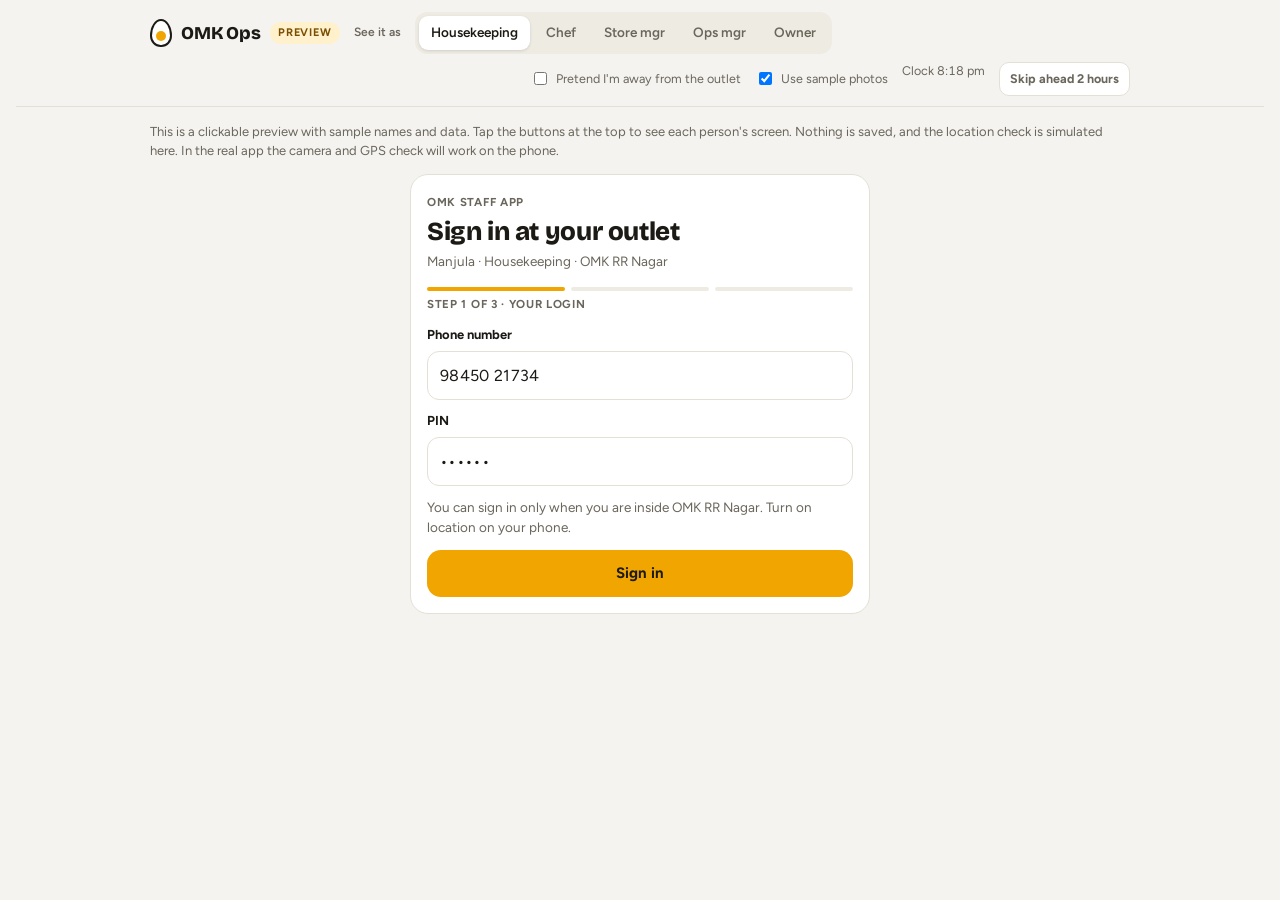
<file: ops-preview.html>
<!doctype html>
<html lang="en"><head><meta charset="utf-8"><meta name="viewport" content="width=device-width,initial-scale=1,viewport-fit=cover"><meta name="robots" content="noindex,nofollow">
<style>:root{padding-top:env(safe-area-inset-top,0px);padding-bottom:env(safe-area-inset-bottom,0px)}body{margin:0;font-size:14px}img{max-width:100%}[hidden]{display:none!important}</style>
</head><body>
<title>OMK Outlet Ops</title>
<meta name="claude:viewport-fit-sides" content="cover">
<link rel="preconnect" href="https://fonts.googleapis.com">
<link rel="stylesheet" href="https://fonts.googleapis.com/css2?family=Bricolage+Grotesque:opsz,wght@12..96,600;12..96,800&family=Figtree:wght@400;500;600;700&display=swap">
<style>
/* Layout: preview bar on top, then a phone-width app for staff and a wider board for the owner */
:root {
  --bg: #f4f3ef; --card: #ffffff; --ink: #1c1a15; --muted: #6a665c; --line: #e4e0d6; --chip: #eeebe3;
  --yolk: #f0a500; --yolk-ink: #7a5000; --yolk-soft: #fff1cc;
  --ok: #157f3b; --ok-soft: #e2f3e7; --bad: #c03a0c; --bad-soft: #fde6da; --warn: #a85a00; --warn-soft: #fdf0cf;
  --dark: #1c1a15; --on-dark: #ffffff;
  --fd: 'Bricolage Grotesque', 'Trebuchet MS', system-ui, sans-serif;
  --fb: 'Figtree', system-ui, -apple-system, 'Segoe UI', sans-serif;
}
@media (prefers-color-scheme: dark) { :root:not([data-theme="light"]) {
  --bg: #14130f; --card: #1e1c17; --ink: #f2efe7; --muted: #a29d90; --line: #33302a; --chip: #2a2822;
  --yolk: #f5b623; --yolk-ink: #ffd56b; --yolk-soft: #3a2e10;
  --ok: #4fd683; --ok-soft: #14301e; --bad: #ff8a57; --bad-soft: #3b1b0f; --warn: #f7bd4a; --warn-soft: #382a0c;
  --dark: #f2efe7; --on-dark: #14130f; color-scheme: dark; } }
:root[data-theme="dark"] {
  --bg: #14130f; --card: #1e1c17; --ink: #f2efe7; --muted: #a29d90; --line: #33302a; --chip: #2a2822;
  --yolk: #f5b623; --yolk-ink: #ffd56b; --yolk-soft: #3a2e10;
  --ok: #4fd683; --ok-soft: #14301e; --bad: #ff8a57; --bad-soft: #3b1b0f; --warn: #f7bd4a; --warn-soft: #382a0c;
  --dark: #f2efe7; --on-dark: #14130f; color-scheme: dark; }
* { box-sizing: border-box; }
body { background: var(--bg); color: var(--ink); font-family: var(--fb); font-size: 15px; line-height: 1.45;
  padding-left: max(16px, env(safe-area-inset-left, 0px)); padding-right: max(16px, env(safe-area-inset-right, 0px)); padding-block: 0 40px; }
body::before { content: ""; position: fixed; inset: 0 0 auto; height: env(safe-area-inset-top, 0px); z-index: 10; background: var(--bg); }
button { font: inherit; color: inherit; cursor: pointer; }
button:focus-visible, input:focus-visible, select:focus-visible { outline: 3px solid var(--yolk); outline-offset: 2px; }
.num { font-variant-numeric: tabular-nums; }

/* preview bar */
.pv { position: sticky; top: env(safe-area-inset-top, 0px); z-index: 5; background: var(--bg); padding-block: 12px 10px; border-bottom: 1px solid var(--line); margin-bottom: 16px; }
.pv-in { max-width: 980px; margin: 0 auto; display: flex; flex-wrap: wrap; gap: 8px 14px; align-items: center; }
.brand { display: flex; align-items: center; gap: 9px; font-family: var(--fd); font-weight: 800; font-size: 18px; letter-spacing: -.01em; }
.egg { width: 22px; height: 28px; border-radius: 50% 50% 48% 48% / 60% 60% 40% 40%; background: var(--card); border: 2px solid var(--ink); position: relative; flex: none; }
.egg::after { content: ""; position: absolute; width: 10px; height: 10px; border-radius: 50%; background: var(--yolk); left: 4px; top: 10px; }
.tag { font-family: var(--fb); font-size: 11px; font-weight: 700; letter-spacing: .08em; text-transform: uppercase; background: var(--yolk-soft); color: var(--yolk-ink); border-radius: 999px; padding: 3px 8px; }
.seg { display: flex; gap: 4px; background: var(--chip); padding: 4px; border-radius: 12px; overflow-x: auto; max-width: 100%; scrollbar-width: none; }
.seg button { border: 0; background: transparent; padding: 7px 12px; border-radius: 9px; font-weight: 600; font-size: 13.5px; white-space: nowrap; color: var(--muted); }
.seg button.on { background: var(--card); color: var(--ink); box-shadow: 0 1px 3px rgba(0,0,0,.12); }
.pv-l { font-size: 12px; color: var(--muted); font-weight: 600; }
.pv-opts { display: flex; gap: 14px; flex-wrap: wrap; margin-left: auto; font-size: 12.5px; color: var(--muted); }
.pv-opts label { display: flex; gap: 6px; align-items: center; cursor: pointer; }
.note { max-width: 980px; margin: 0 auto 14px; font-size: 13px; color: var(--muted); }

/* app */
#app { margin: 0 auto; max-width: 460px; display: grid; gap: 14px; }
#app.wide { max-width: 980px; }
.card { background: var(--card); border: 1px solid var(--line); border-radius: 18px; padding: 16px; min-width: 0; }
h1, h2, h3 { font-family: var(--fd); margin: 0; letter-spacing: -.015em; text-wrap: balance; }
h1 { font-size: 24px; font-weight: 800; } h2 { font-size: 17px; font-weight: 700; } h3 { font-size: 15px; font-weight: 700; }
.sub { color: var(--muted); font-size: 13.5px; }
.row { display: flex; gap: 12px; align-items: center; min-width: 0; }
.grow { flex: 1; min-width: 0; }
.av { width: 46px; height: 46px; border-radius: 14px; background: var(--yolk-soft); color: var(--yolk-ink); display: grid; place-items: center; font-weight: 800; flex: none; overflow: hidden; font-size: 15px; }
.av img { width: 100%; height: 100%; object-fit: cover; }
.av.sm { width: 34px; height: 34px; border-radius: 10px; font-size: 12px; }
.btn { border: 0; border-radius: 14px; padding: 13px 16px; font-weight: 700; font-size: 15px; background: var(--dark); color: var(--on-dark); width: 100%; }
.btn.yolk { background: var(--yolk); color: #1c1a15; }
.btn.ghost { background: var(--chip); color: var(--ink); }
.btn:disabled { opacity: .45; cursor: default; }
.pill { display: inline-flex; align-items: center; gap: 5px; font-size: 12px; font-weight: 700; padding: 3px 9px; border-radius: 999px; background: var(--chip); color: var(--muted); white-space: nowrap; }
.pill.ok { background: var(--ok-soft); color: var(--ok); } .pill.bad { background: var(--bad-soft); color: var(--bad); }
.pill.warn { background: var(--warn-soft); color: var(--warn); } .pill.y { background: var(--yolk-soft); color: var(--yolk-ink); }
.att-state { display: flex; gap: 12px; align-items: center; padding: 12px; border-radius: 14px; background: var(--chip); margin: 12px 0; }
.att-state.ok { background: var(--ok-soft); } .att-state.bad { background: var(--bad-soft); }
.att-state b { display: block; }
.dot { width: 10px; height: 10px; border-radius: 50%; background: var(--muted); flex: none; }
.dot.ok { background: var(--ok); } .dot.bad { background: var(--bad); }
.list { display: grid; gap: 10px; }
.cl { display: flex; gap: 12px; align-items: center; padding: 14px; border: 1px solid var(--line); border-radius: 16px; background: var(--card); text-align: left; width: 100%; }
.cl:disabled { opacity: .55; cursor: default; }
.ring { width: 44px; height: 44px; flex: none; }
.ring circle { fill: none; stroke-width: 5; }
.ring .bg { stroke: var(--chip); } .ring .fg { stroke: var(--yolk); stroke-linecap: round; transform: rotate(-90deg); transform-origin: 50% 50%; }
.ring .fg.ok { stroke: var(--ok); }
.ring text { font-size: 11px; font-weight: 700; fill: var(--ink); text-anchor: middle; dominant-baseline: central; font-family: var(--fb); }
.chev { color: var(--muted); font-size: 20px; }

/* checklist screen */
.back { border: 0; background: none; padding: 4px 0; font-weight: 700; color: var(--muted); font-size: 14px; }
.item { border-top: 1px solid var(--line); padding: 14px 0; display: grid; gap: 10px; }
.item:first-of-type { border-top: 0; }
.item-h { display: flex; gap: 10px; align-items: flex-start; }
.item-h b { flex: 1; font-weight: 600; }
.k { font-size: 11.5px; color: var(--muted); font-weight: 700; letter-spacing: .06em; text-transform: uppercase; }
.yn { display: flex; gap: 8px; }
.yn button { flex: 1; border: 1.5px solid var(--line); background: var(--card); border-radius: 12px; padding: 10px; font-weight: 700; }
.yn button.on.y { border-color: var(--ok); background: var(--ok-soft); color: var(--ok); }
.yn button.on.n { border-color: var(--bad); background: var(--bad-soft); color: var(--bad); }
.shots { display: grid; grid-template-columns: 1fr 1fr; gap: 10px; }
.shot { aspect-ratio: 4 / 3; max-width: 100%; border: 1.5px dashed var(--line); border-radius: 14px; background: var(--bg); display: grid; place-items: center; text-align: center; font-weight: 700; font-size: 13px; color: var(--muted); position: relative; overflow: hidden; padding: 0; }
.shot img { position: absolute; inset: 0; width: 100%; height: 100%; object-fit: cover; }
.shot .lbl { position: absolute; left: 6px; bottom: 6px; background: rgba(0,0,0,.6); color: #fff; font-size: 11px; padding: 2px 7px; border-radius: 6px; font-weight: 700; }
.shot:disabled { opacity: .5; cursor: default; }
.shot.single { grid-column: 1 / -1; aspect-ratio: 16 / 9; }
.numin { display: flex; gap: 8px; align-items: center; }
.numin input { width: 120px; border: 1.5px solid var(--line); border-radius: 12px; padding: 10px 12px; font: inherit; font-size: 16px; background: var(--card); color: var(--ink); }
.txt { width: 100%; border: 1.5px solid var(--line); border-radius: 12px; padding: 9px 12px; font: inherit; background: var(--card); color: var(--ink); }
.foot { position: sticky; bottom: 0; padding: 12px 0 calc(12px + env(safe-area-inset-bottom, 0px)); background: linear-gradient(transparent, var(--bg) 30%); }

/* owner */
.kpis { display: grid; grid-template-columns: repeat(auto-fit, minmax(280px, 1fr)); gap: 14px; }
.ol h2 { display: flex; align-items: center; gap: 8px; }
.stats { display: grid; grid-template-columns: repeat(3, 1fr); gap: 8px; margin-top: 12px; }
.stat { background: var(--bg); border-radius: 12px; padding: 10px; min-width: 0; }
.stat b { display: block; font-family: var(--fd); font-size: 24px; font-weight: 800; line-height: 1.1; }
.stat span { font-size: 12px; color: var(--muted); font-weight: 600; }
.stat.bad b { color: var(--bad); } .stat.ok b { color: var(--ok); }
.tabs { display: flex; gap: 6px; flex-wrap: wrap; }
.tabs button { border: 1px solid var(--line); background: var(--card); border-radius: 999px; padding: 7px 14px; font-weight: 700; font-size: 13.5px; }
.tabs button.on { background: var(--dark); color: var(--on-dark); border-color: var(--dark); }
.tbl-wrap { overflow-x: auto; }
table { width: 100%; border-collapse: collapse; font-size: 14px; min-width: 640px; }
th { text-align: left; font-size: 11.5px; letter-spacing: .06em; text-transform: uppercase; color: var(--muted); font-weight: 700; padding: 8px 10px; border-bottom: 1px solid var(--line); }
td { padding: 10px; border-bottom: 1px solid var(--line); vertical-align: middle; }
tr:last-child td { border-bottom: 0; }
.issue { display: flex; gap: 12px; align-items: flex-start; padding: 12px 0; border-top: 1px solid var(--line); }
.issue:first-child { border-top: 0; }
.stripe { width: 4px; align-self: stretch; border-radius: 4px; background: var(--bad); flex: none; }
.stripe.ok { background: var(--ok); }
.thumbs { display: flex; gap: 6px; margin-top: 8px; }
.thumbs img { width: 64px; height: 48px; object-fit: cover; border-radius: 8px; }
.feed { display: grid; grid-template-columns: repeat(auto-fill, minmax(260px, 1fr)); gap: 12px; }
.pair { display: grid; grid-template-columns: 1fr 1fr; gap: 6px; margin-top: 8px; }
.pair figure { margin: 0; position: relative; }
.pair img { width: 100%; aspect-ratio: 4 / 3; object-fit: cover; border-radius: 10px; display: block; }
.pair figcaption { position: absolute; left: 6px; bottom: 6px; background: rgba(0,0,0,.6); color: #fff; font-size: 11px; padding: 1px 6px; border-radius: 6px; font-weight: 700; }
.linkbtn { border: 0; background: none; color: var(--yolk-ink); font-weight: 700; padding: 0; font-size: 13px; }

.modal { position: fixed; inset: 0; background: rgba(10,10,8,.55); display: grid; place-items: center; z-index: 20; padding: 16px; }
.modal .card { width: min(520px, 100%); max-height: calc(100% - 32px); overflow: auto; }
/* sign-in at the outlet */
.login h1 { font-size: 26px; }
.field { display: grid; gap: 6px; margin-top: 12px; }
.field label { font-size: 13px; font-weight: 700; }
.field input { border: 1.5px solid var(--line); border-radius: 12px; padding: 12px; font: inherit; font-size: 16px; background: var(--card); color: var(--ink); letter-spacing: .02em; }
.geo { width: 100%; max-width: 100%; height: auto; display: block; border-radius: 14px; background: var(--bg); margin-top: 12px; }
.geo .street { stroke: var(--line); stroke-width: 7; fill: none; }
.geo .zone { fill: var(--yolk-soft); stroke: var(--yolk); stroke-width: 2; stroke-dasharray: 6 5; }
.geo .zone.ok { fill: var(--ok-soft); stroke: var(--ok); }
.geo .pin { fill: var(--ink); } .geo .pin-in { fill: var(--yolk); }
.geo .me { fill: #2563eb; stroke: var(--card); stroke-width: 3; }
.geo .me.far { fill: var(--bad); }
.geo .halo { fill: #2563eb; opacity: .18; } .geo .halo.far { fill: var(--bad); }
.geo .path { stroke: var(--bad); stroke-width: 2; stroke-dasharray: 4 4; fill: none; }
.geo text { font-family: var(--fb); font-size: 11px; font-weight: 700; fill: var(--ink); }
.geo text.m { fill: var(--muted); font-weight: 600; }
@media (prefers-reduced-motion: no-preference) { .geo .halo { animation: pulse 1.4s ease-in-out infinite; transform-box: fill-box; transform-origin: center; } @keyframes pulse { 50% { transform: scale(1.5); opacity: .05; } } }
.steps { display: flex; gap: 6px; margin: 4px 0 2px; } .steps i { flex: 1; height: 4px; border-radius: 4px; background: var(--chip); } .steps i.on { background: var(--yolk); }
.signout { border: 0; background: var(--chip); border-radius: 10px; padding: 7px 10px; font-weight: 700; font-size: 12.5px; }
.geo-row { display: flex; gap: 10px; align-items: center; padding: 10px 0; border-top: 1px solid var(--line); flex-wrap: wrap; }
.geo-row:first-of-type { border-top: 0; }
.geo-row select { border: 1.5px solid var(--line); border-radius: 10px; padding: 7px 8px; font: inherit; background: var(--card); color: var(--ink); }
.appr { border-top: 1px solid var(--line); padding: 12px 0; }
.appr-item { display: flex; gap: 10px; align-items: center; padding: 8px 0; }
.mini { border: 1px solid var(--line); background: var(--card); border-radius: 10px; padding: 7px 10px; font-weight: 700; font-size: 12.5px; white-space: nowrap; }
.mini.bad { color: var(--bad); }
.banner { padding: 12px; border-radius: 14px; background: var(--bad-soft); color: var(--bad); font-weight: 600; margin-top: 10px; }
.tree { display: grid; gap: 0; margin-top: 12px; justify-items: center; }
.node { border: 1px solid var(--line); border-radius: 12px; padding: 8px 14px; text-align: center; background: var(--bg); display: grid; }
.node.top { background: var(--yolk-soft); border-color: var(--yolk); }
.vl { width: 2px; height: 16px; background: var(--line); }
.branches { display: grid; grid-template-columns: 1fr 1fr; gap: 12px; width: 100%; }
@media (max-width: 600px) { .branches { grid-template-columns: 1fr; } }
.branch { display: grid; gap: 8px; justify-items: center; border-top: 2px solid var(--line); padding-top: 12px; min-width: 0; }
.leaves { display: flex; flex-wrap: wrap; gap: 6px; justify-content: center; }
.flow { display: flex; flex-wrap: wrap; gap: 6px; align-items: center; margin-top: 16px; font-size: 13px; }
.lvform { display: grid; gap: 10px; margin-top: 12px; padding: 12px; border-radius: 14px; background: var(--bg); }
.lvform select, .lvform input { border: 1.5px solid var(--line); border-radius: 10px; padding: 9px 10px; font: inherit; background: var(--card); color: var(--ink); width: 100%; }
.two { display: grid; grid-template-columns: 1fr 1fr; gap: 8px; }
.pgrid { display: grid; grid-template-columns: repeat(auto-fill, minmax(72px, 1fr)); gap: 8px; }
.pthumb { position: relative; aspect-ratio: 1; max-width: 100%; }
.pthumb img { width: 100%; height: 100%; object-fit: cover; border-radius: 10px; display: block; }
.px { position: absolute; top: 4px; right: 4px; width: 24px; height: 24px; border-radius: 50%; border: 0; background: rgba(0,0,0,.65); color: #fff; font-weight: 800; line-height: 1; padding: 0; }
.padd { aspect-ratio: 1; max-width: 100%; border: 1.5px dashed var(--line); border-radius: 10px; background: var(--bg); color: var(--muted); font-weight: 700; font-size: 12px; display: grid; place-items: center; align-content: center; gap: 2px; padding: 4px; text-align: center; }
.padd b { color: var(--ink); font-size: 13px; }
.padd.full { border-style: solid; border-color: var(--ok); }
.padd:disabled { opacity: .5; cursor: default; }
.need { font-size: 12px; font-weight: 700; color: var(--muted); display: flex; justify-content: space-between; gap: 8px; margin-bottom: -4px; }
.need .ok { color: var(--ok); }
.thumbs { flex-wrap: wrap; }
.toast { position: fixed; left: 50%; bottom: calc(20px + env(safe-area-inset-bottom, 0px)); transform: translateX(-50%); background: var(--dark); color: var(--on-dark); padding: 11px 16px; border-radius: 12px; font-weight: 600; font-size: 14px; z-index: 30; max-width: calc(100% - 32px); }
@media (prefers-reduced-motion: no-preference) { .toast { animation: up .2s ease-out; } @keyframes up { from { transform: translate(-50%, 10px); opacity: 0; } } }
</style>

<div class="pv"><div class="pv-in">
  <div class="brand"><span class="egg" aria-hidden="true"></span>OMK Ops <span class="tag">Preview</span></div>
  <span class="pv-l">See it as</span>
  <div class="seg" id="roleSeg" role="tablist"></div>
  <div class="pv-opts">
    <label><input type="checkbox" id="optFar"> Pretend I'm away from the outlet</label>
    <label><input type="checkbox" id="optSample"> Use sample photos</label>
    <span class="num" id="clock"></span><button type="button" class="mini" id="skip">Skip ahead 2 hours</button>
  </div>
</div></div>
<p class="note">This is a clickable preview with sample names and data. Tap the buttons at the top to see each person's screen. Nothing is saved, and the location check is simulated here. In the real app the camera and GPS check will work on the phone.</p>
<main id="app"></main>
<input type="file" id="pick" accept="image/*" hidden>

<script>
const $ = (id) => document.getElementById(id);
const esc = (s) => String(s ?? '').replace(/[&<>"']/g, c => ({ '&': '&amp;', '<': '&lt;', '>': '&gt;', '"': '&quot;', "'": '&#39;' }[c]));
const at = (h, m) => { const d = new Date(); d.setHours(h, m, 0, 0); return d; };
const fmt = (d) => d ? d.toLocaleTimeString('en-IN', { hour: 'numeric', minute: '2-digit', hour12: true }).toLowerCase() : '';
const ini = (n) => n.split(' ').map(x => x[0]).join('').slice(0, 2).toUpperCase();

const OUT = { rr: 'OMK RR Nagar', jp: 'OMK JP Nagar', all: 'any OMK outlet' };
const ROLE = { clean: 'Housekeeping', chef: 'Chef', mgr: 'Store manager', ops: 'Ops manager', owner: 'Owner' };
const STAFF = [
  { id: 'manju', name: 'Manjula', role: 'clean', o: 'rr', shift: [11, 30] },
  { id: 'ravi', name: 'Ravi K', role: 'chef', o: 'rr', shift: [11, 0] },
  { id: 'suresh', name: 'Suresh', role: 'chef', o: 'rr', shift: [11, 0] },
  { id: 'kavya', name: 'Kavya', role: 'mgr', o: 'rr', shift: [11, 0] },
  { id: 'lakshmi', name: 'Lakshmi', role: 'clean', o: 'jp', shift: [11, 30] },
  { id: 'imran', name: 'Imran', role: 'chef', o: 'jp', shift: [11, 0] },
  { id: 'arjun', name: 'Arjun', role: 'mgr', o: 'jp', shift: [11, 0] },
  { id: 'deepak', name: 'Deepak', role: 'ops', o: 'all', shift: [11, 0] },
  { id: 'david', name: 'David', role: 'owner', o: 'all', shift: [11, 0] },
];
const who = (id) => STAFF.find(s => s.id === id);
const ME = { clean: 'manju', chef: 'ravi', mgr: 'kavya', ops: 'deepak', owner: 'david' };
const MGR = (o) => STAFF.find(s => s.o === o && s.role === 'mgr');
const OPS = () => STAFF.find(s => s.role === 'ops');
const homeO = () => { const o = who(ME[S.role]).o; return o === 'all' ? 'rr' : o; };
const dayStr = (n) => { const d = new Date(); d.setDate(d.getDate() + n); return d.toLocaleDateString('en-IN', { weekday: 'short', day: 'numeric', month: 'short' }); };

const CL = {
  clean_open: { role: 'clean', title: 'Housekeeping before opening', due: 'Before 12:15 pm', dueAt: [12, 15], items: [
    { id: 'k', t: 'Kitchen floor and drains', type: 'ba' },
    { id: 'd', t: 'Dining tables, chairs and floor', type: 'ba' },
    { id: 'w', t: 'Washroom', type: 'ba' },
    { id: 's', t: 'Washroom has soap, tissue and hand sanitiser', type: 'yn' },
    { id: 'e', t: 'Entrance, glass door and signboard', type: 'ba' },
    { id: 'p', t: 'Pet corner clean, water bowls filled', type: 'photo', hint: 'We are dog-friendly, so guests notice this' },
    { id: 'b', t: 'Dustbins emptied, new liners in', type: 'yn' } ] },
  clean_round: { role: 'clean', title: 'Washroom rounds', due: '3 pm, 6 pm and 9 pm', dueAt: [21, 15], items: [
    { id: 'r1', t: '3 pm round', type: 'photo', hint: 'Floor dry, toilet and basin clean, supplies filled' },
    { id: 'r2', t: '6 pm round', type: 'photo', hint: 'Floor dry, toilet and basin clean, supplies filled' },
    { id: 'r3', t: '9 pm round', type: 'photo', hint: 'Floor dry, toilet and basin clean, supplies filled' } ] },
  clean_close: { role: 'clean', title: 'Housekeeping after closing', due: 'After 11 pm', late: true, items: [
    { id: 'k', t: 'Kitchen floor, drains and grease trap', type: 'ba' },
    { id: 'd', t: 'Dining area swept and mopped', type: 'ba' },
    { id: 'w', t: 'Washroom deep clean', type: 'ba' },
    { id: 'g', t: 'Garbage taken out, bins washed', type: 'yn' },
    { id: 'm', t: 'Floor mats washed and hung to dry', type: 'yn' },
    { id: 'c', t: 'Cleaning chemicals stored away from food', type: 'yn' } ] },
  chef_open: { role: 'chef', title: 'Kitchen opening', due: 'Before 12:15 pm', items: [
    { id: 'g', t: 'Cap, apron and gloves on, hands washed', type: 'photo', hint: 'Photo of you in uniform' },
    { id: 'f', t: 'Fridge temperature', type: 'num', unit: '°C', min: 1, max: 5, hint: 'Should be 1 to 5 °C' },
    { id: 'z', t: 'Freezer temperature', type: 'num', unit: '°C', max: -18, hint: 'Should be −18 °C or colder' },
    { id: 'e', t: 'Egg trays checked: no cracked or expired eggs', type: 'yn' },
    { id: 'r', t: 'Raw and cooked food kept separately', type: 'yn' },
    { id: 's', t: 'Gas lines and burners checked', type: 'yn' },
    { id: 'c', t: 'Counters and equipment clean', type: 'photo' } ] },
  chef_close: { role: 'chef', title: 'Kitchen closing', due: 'After 11 pm', late: true, items: [
    { id: 'l', t: 'Leftovers covered, labelled and dated', type: 'yn' },
    { id: 'o', t: 'Frying oil filtered or changed', type: 'yn' },
    { id: 'f', t: 'Fridge temperature', type: 'num', unit: '°C', min: 1, max: 5, hint: 'Should be 1 to 5 °C' },
    { id: 'g', t: 'All burner knobs off', type: 'photo' } ] },
  mgr_open: { role: 'mgr', title: 'Outlet opening', due: 'Before 12:30 pm', items: [
    { id: 'u', t: 'All staff in uniform', type: 'photo', hint: 'One photo of the team' },
    { id: 'd', t: 'Dining ready: lights, AC, music on', type: 'photo' },
    { id: 'p', t: 'Billing, Swiggy and Zomato tablets on', type: 'yn' },
    { id: 'c', t: 'Cash float in the drawer', type: 'num', unit: '₹', min: 2000, max: 2000, hint: 'Should be ₹2,000' },
    { id: 'f', t: 'FSSAI licence on display', type: 'yn' } ] },
  mgr_close: { role: 'mgr', title: 'Outlet closing', due: 'After 11 pm', late: true, items: [
    { id: 'c', t: 'Cash counted and matches billing', type: 'yn' },
    { id: 'v', t: 'Main gas valve off', type: 'photo' },
    { id: 's', t: 'Shutter locked', type: 'photo' },
    { id: 'o', t: "Tomorrow's stock order sent", type: 'yn' } ] },
};
const ORDER = ['mgr_open', 'chef_open', 'clean_open', 'clean_round', 'mgr_close', 'chef_close', 'clean_close'];
CL.mgr_open.dueAt = [12, 30]; CL.chef_open.dueAt = [12, 15];

// sample photo: a small drawn tile so the preview has pictures
function sample(label, hue) {
  const svg = `<svg xmlns="http://www.w3.org/2000/svg" viewBox="0 0 160 120"><defs><linearGradient id="g" x1="0" y1="0" x2="1" y2="1"><stop offset="0" stop-color="hsl(${hue},45%,62%)"/><stop offset="1" stop-color="hsl(${hue + 30},40%,38%)"/></linearGradient></defs><rect width="160" height="120" fill="url(#g)"/><rect x="18" y="62" width="124" height="40" rx="6" fill="rgba(255,255,255,.22)"/><circle cx="122" cy="30" r="14" fill="rgba(255,255,255,.3)"/><text x="80" y="88" text-anchor="middle" font-family="sans-serif" font-size="13" font-weight="700" fill="#fff">${label}</text></svg>`;
  return 'data:image/svg+xml;charset=utf-8,' + encodeURIComponent(svg);
}
const SELFIE = (n, hue) => sample(n, hue);

const four = (label, hue) => [0, 1, 2, 3].map(n => sample(`${label} ${n + 1}`, hue + n * 14));
const MINP = 4;   // at least 4 photos for every photo step

// ---- state ----
const S = {
  role: 'clean', view: 'home', tab: 'today', filter: 'all',
  att: {
    suresh: { in: { t: at(11, 21), photo: SELFIE('Suresh', 25), m: 18, late: { reason: 'Bus stuck in traffic on Mysore Road', status: 'pending' } } },
    lakshmi: { in: { t: at(11, 26), photo: SELFIE('Lakshmi', 330), m: 15 } },
    imran: { in: { t: at(10, 58), photo: SELFIE('Imran', 200), m: 41 } },
    arjun: { in: { t: at(10, 52), photo: SELFIE('Arjun', 140), m: 22 } },
  },
  runs: {
    'jp:mgr_open': { by: 'arjun', t: at(12, 9), a: { u: { photos: four('Team', 140) }, d: { photos: four('Dining', 40) }, p: { v: 'y' }, c: { n: 2000 }, f: { v: 'y' } } },
    'jp:chef_open': { by: 'imran', t: at(11, 41), a: { g: { photos: four('Uniform', 200) }, f: { n: 4 }, z: { n: -12 }, e: { v: 'y' }, r: { v: 'y' }, s: { v: 'y' }, c: { photos: four('Counter', 15) } } },
    'jp:clean_open': { by: 'lakshmi', t: at(12, 2), a: {
      k: { b: four('Before', 20), bt: at(11, 31), a: four('After', 160), at: at(11, 44) },
      d: { b: four('Before', 35), bt: at(11, 45), a: four('After', 175), at: at(11, 52) },
      w: { b: four('Before', 10), bt: at(11, 52), a: four('After', 190), at: at(11, 58) }, s: { v: 'y' },
      e: { b: four('Before', 50), bt: at(11, 58), a: four('After', 120), at: at(12, 1) },
      p: { photos: four('Pet corner', 90) }, b: { v: 'n', note: 'No liners left in store' } }, status: 'approved', appr: { by: 'arjun', t: at(12, 20) } },
  },
  issues: [
    { id: 1, o: 'jp', what: 'Freezer at −12 °C (should be −18 °C or colder)', from: 'Kitchen opening', by: 'imran', t: at(11, 41), fixed: null },
    { id: 3, o: 'rr', what: 'Hand-wash sink tap leaking in the kitchen', from: 'Reported by staff', by: 'suresh', t: new Date(Date.now() - 2.4 * 3600000), fixed: null },
    { id: 2, o: 'jp', what: 'Dustbins: “No liners left in store”', from: 'Housekeeping before opening', by: 'lakshmi', t: at(12, 2), fixed: { t: at(12, 24), by: 'arjun', photo: sample('Liners in', 150) } },
  ],
  draft: null, drafts: {}, signedIn: {}, login: null, radius: { rr: 100, jp: 100 }, offset: 0, lvForm: false,
  leaves: [
    { id: 1, by: 'suresh', date: dayStr(1), days: 1, reason: "Sister's wedding", status: 'pending', t: at(10, 15) },
    { id: 2, by: 'imran', date: dayStr(2), days: 2, reason: 'Going to native place', status: 'pending', t: at(9, 40) },
    { id: 3, by: 'arjun', date: dayStr(3), days: 1, reason: 'Family function', status: 'pending', t: at(9, 5) },
    { id: 4, by: 'lakshmi', date: dayStr(1), days: 1, reason: 'Doctor visit', status: 'approved', t: at(8, 50), dec: { by: 'arjun', t: at(10, 5) } },
  ],
};

// ---- helpers ----
const passOf = (it, ans) => {
  if (!ans) return null;
  if (it.type === 'yn') return ans.v ? ans.v === 'y' : null;
  if (it.type === 'num') { if (ans.n === '' || ans.n == null || isNaN(ans.n)) return null; const n = +ans.n; return (it.min == null || n >= it.min) && (it.max == null || n <= it.max); }
  if (it.type === 'photo') return (ans.photos || []).length >= MINP ? true : null;
  if (it.type === 'ba') return (ans.b || []).length >= MINP && (ans.a || []).length >= MINP ? true : null;
  return null;
};
const answered = (it, ans) => passOf(it, ans) !== null;
const now = () => new Date(Date.now() + S.offset);
const plus = (d, h) => new Date(d.getTime() + h * 3600000);
// escalation: store manager first, ops manager after 2 h, owners after 4 h
function level(i) { const h = (now() - i.t) / 3600000; return h < 2 ? 'mgr' : h < 4 ? 'ops' : 'owner'; }
function escText(i) {
  const l = level(i);
  if (l === 'mgr') return `With ${MGR(i.o).name} (store manager) · goes to ${OPS().name} (ops manager) at ${fmt(plus(i.t, 2))} if not fixed`;
  if (l === 'ops') return `Not fixed in 2 h · now with ${OPS().name} (ops manager) · goes to the owners at ${fmt(plus(i.t, 4))}`;
  return `Not fixed in 4 h · now with the owners`;
}
const approverOf = (l) => who(l.by).role === 'mgr' ? OPS() : MGR(who(l.by).o);
const score = (id, a) => { const its = CL[id].items; return { pass: its.filter(i => passOf(i, a[i.id]) === true).length, total: its.length }; };
const isLate = (s) => { const a = S.att[s.id]?.in; if (!a) return false; return a.t > at(s.shift[0], s.shift[1] + 15); };
function ring(p, ok) { const r = 18, c = 2 * Math.PI * r; return `<svg class="ring" viewBox="0 0 44 44" aria-hidden="true"><circle class="bg" cx="22" cy="22" r="${r}"/><circle class="fg ${ok ? 'ok' : ''}" cx="22" cy="22" r="${r}" stroke-dasharray="${c * p} ${c}"/><text x="22" y="22">${Math.round(p * 100)}%</text></svg>`; }
function toast(m) { document.querySelector('.toast')?.remove(); const t = document.createElement('div'); t.className = 'toast'; t.textContent = m; document.body.appendChild(t); setTimeout(() => t.remove(), 2600); }

let pickCb = null;
function photo(kind, label, cb) {
  if ($('optSample').checked) { cb(sample(label, Math.floor(Math.random() * 360))); return; }
  pickCb = cb; const p = $('pick'); p.value = ''; p.setAttribute('capture', kind === 'selfie' ? 'user' : 'environment'); p.click();
}
$('pick').addEventListener('change', (e) => { const f = e.target.files[0]; if (f && pickCb) pickCb(URL.createObjectURL(f)); pickCb = null; });

// ---- sign in: only works inside the outlet's geo-fence ----
const PHONE = { manju: '98450 21734', ravi: '99016 40218', kavya: '97412 88305' };
function geoSvg(state, m) {
  // outlet in the middle, dashed circle = allowed area, blue dot = the phone
  const far = state === 'far', ok = state === 'ok';
  const me = far ? [272, 34] : [158 + (m || 20) * 0.35, 92 - (m || 20) * 0.2];
  return `<svg class="geo" viewBox="0 0 320 170" role="img" aria-label="${far ? 'You are outside the outlet area' : 'You are inside the outlet area'}">
    <path class="street" d="M0 120 H320 M60 0 V170 M230 0 V170 M0 40 C120 52 200 30 320 46"/>
    <circle class="zone ${ok ? 'ok' : ''}" cx="140" cy="100" r="54"/>
    <path class="pin" d="M140 100 c-9-11-14-18-14-24 a14 14 0 0 1 28 0 c0 6-5 13-14 24z"/><circle class="pin-in" cx="140" cy="76" r="5"/>
    <text x="140" y="166" text-anchor="middle">${OUT[homeO()]} · ${S.radius[homeO()]} m area</text>
    ${far ? `<path class="path" d="M150 84 L${me[0] - 8} ${me[1] + 6}"/><text x="205" y="70" class="m">2.4 km</text>` : ''}
    ${state === 'checking' ? '' : `<circle class="halo ${far ? 'far' : ''}" cx="${me[0]}" cy="${me[1]}" r="14"/><circle class="me ${far ? 'far' : ''}" cx="${me[0]}" cy="${me[1]}" r="7"/>`}
    ${state === 'checking' ? `<circle class="halo" cx="140" cy="100" r="54"/>` : ''}
  </svg>`;
}
function loginScreen() {
  const me = who(ME[S.role]), L = S.login || (S.login = { step: 'form' }), o = OUT[me.o], r = S.radius[homeO()];
  const lateNow = me.o !== 'all' && now() > at(me.shift[0], me.shift[1] + 15);
  const bar = (n) => `<div class="steps" aria-hidden="true">${[1, 2, 3].map(i => `<i class="${i <= n ? 'on' : ''}"></i>`).join('')}</div>`;
  let body = '';
  if (L.step === 'form') body = `${bar(1)}<span class="k">Step 1 of 3 · Your login</span>
    <div class="field"><label for="lgPhone">Phone number</label><input id="lgPhone" inputmode="numeric" value="${PHONE[me.id]}"></div>
    <div class="field"><label for="lgPin">PIN</label><input id="lgPin" inputmode="numeric" type="password" maxlength="6" value="482913"></div>
    <p class="sub" style="margin:12px 0">You can sign in only when you are inside ${o}. Turn on location on your phone.</p>
    <button class="btn yolk" data-a="lg-go">Sign in</button>`;
  if (L.step === 'checking') body = `${bar(2)}<span class="k">Step 2 of 3 · Location check</span>
    <h2 style="margin-top:6px">Checking you're at ${me.o === 'all' ? 'an OMK outlet' : o}…</h2>${geoSvg('checking')}`;
  if (L.step === 'far') body = `${bar(2)}<span class="k">Step 2 of 3 · Location check</span>
    <h2 style="margin-top:6px;color:var(--bad)">You're 2.4 km from ${OUT[homeO()]}</h2>${geoSvg('far')}
    <p class="sub" style="margin:12px 0">You can only sign in inside the outlet (within ${r} m). Go to the outlet and try again. This attempt is recorded for the owner.</p>
    <button class="btn" data-a="lg-retry">Try again</button>`;
  if (L.step === 'ok') body = `${bar(3)}<span class="k">Step 3 of 3 · Selfie</span>
    <h2 style="margin-top:6px;color:var(--ok)">You're at ${OUT[homeO()]} ✓</h2>${geoSvg('ok', L.m)}
    <p class="sub num" style="margin:12px 0">${L.m} m from the outlet pin, inside the ${r} m area. Take a selfie to start your shift.</p>
    ${lateNow ? `<div class="field" style="margin-bottom:12px"><label for="lgLate">Your shift started at ${fmt(at(...me.shift))}. You're ${mins(at(...me.shift), now())} late. Why?</label><input id="lgLate" placeholder="This goes to ${me.role === 'mgr' ? 'the ops manager' : 'your store manager'}"></div>` : ''}
    <button class="btn yolk" data-a="lg-selfie">Take selfie and start shift</button>`;
  return `<section class="card login"><div class="row"><div class="grow"><span class="k">OMK staff app</span><h1>Sign in at your outlet</h1><span class="sub">${esc(me.name)} · ${ROLE[me.role]} · ${o}</span></div></div><div style="margin-top:14px">${body}</div></section>`;
}
function loginGo() {
  S.login = { step: 'checking' }; draw();
  setTimeout(() => {
    if ($('optFar').checked) { S.login = { step: 'far' }; S.blocked = S.blocked || []; S.blocked.unshift({ id: ME[S.role], t: now() }); }
    else S.login = { step: 'ok', m: 8 + Math.floor(Math.random() * 40) };
    draw();
  }, 1400);
}
function loginSelfie() {
  const me = who(ME[S.role]), m = S.login.m, lr = $('lgLate');
  if (lr && !lr.value.trim()) { toast('Write why you are late. Your manager will see it.'); lr.focus(); return; }
  const late = lr ? { reason: lr.value.trim(), status: 'pending' } : null;
  photo('selfie', me.name, (img) => {
    S.att[me.id] = S.att[me.id] || {}; if (!S.att[me.id].in) S.att[me.id].in = { t: now(), photo: img, m, late };
    S.signedIn[S.role] = true; S.login = null; draw(); toast(late ? `Signed in. ${me.role === 'mgr' ? OPS().name : MGR(me.o).name} will see your reason.` : `Signed in at ${fmt(now())}. Shift started.`);
  });
}

// ---- staff home ----
function staffHome() {
  const me = who(ME[S.role]), a = S.att[me.id] || {}, inn = a.in, out = a.out;
  const mine = ORDER.filter(id => CL[id].role === me.role);
  let attHtml;
  if (S.checking) attHtml = `<div class="att-state"><span class="dot"></span><div><b>Checking your location…</b><span class="sub">Making sure you're at ${OUT[me.o]}</span></div></div>`;
  else if (S.attErr) attHtml = `<div class="att-state bad"><span class="dot bad"></span><div><b>You're 2.4 km from ${OUT[me.o]}</b><span class="sub">You can only check in at your own outlet. Go to the outlet and try again.</span></div></div>
      <button class="btn" data-a="checkin">Try again</button>`;
  else if (!inn) attHtml = `<div class="att-state"><span class="dot"></span><div><b>Not checked in</b><span class="sub">Shift starts ${fmt(at(...me.shift))}</span></div></div>
      <button class="btn yolk" data-a="checkin">Check in with selfie</button>`;
  else attHtml = `<div class="att-state ok"><div class="av"><img src="${inn.photo}" alt="Your check-in selfie"></div><div class="grow"><b class="num">In at ${fmt(inn.t)} ${isLate(me) ? '<span class="pill warn">Late</span>' : '<span class="pill ok">On time</span>'}</b>
      <span class="sub">At ${OUT[me.o]} · ${inn.m} m from the outlet</span>${out ? `<span class="sub num" style="display:block">Out at ${fmt(out.t)} · ${hours(inn.t, out.t)}</span>` : ''}</div></div>
      ${out ? '' : '<button class="btn ghost" data-a="checkout">Check out with selfie</button>'}`;
  const cls = mine.map(id => {
    const run = S.runs[me.o + ':' + id], d = S.drafts[id], c = CL[id];
    let p = 0, right;
    if (run) { const s = score(id, run.a); p = s.pass / s.total; right = `<span class="pill ${s.pass === s.total ? 'ok' : 'bad'}">Done · ${s.pass}/${s.total} passed</span>`
      + (run.status === 'pending' ? ` <span class="pill y">Waiting for ${MGR(me.o).name} to approve</span>` : run.status === 'approved' ? ' <span class="pill ok">Approved</span>' : ''); }
    else if (d?.back) { p = c.items.filter(i => answered(i, d.a[i.id])).length / c.items.length; right = `<span class="pill bad">Sent back: redo ${esc(d.back.item)}</span>`; }
    else { const n = d ? c.items.filter(i => answered(i, d.a[i.id])).length : 0; p = n / c.items.length; right = `<span class="pill ${c.late ? '' : 'y'}">${c.due}</span>`; }
    return `<button class="cl" data-open="${id}" ${!inn || run ? 'disabled' : ''}>${ring(p, !!run)}<span class="grow"><h3>${c.title}</h3><span class="sub">${c.items.length} checks${run ? ' · by ' + esc(who(run.by).name) + ' at ' + fmt(run.t) : ''}</span><br>${right}</span>${run ? '' : '<span class="chev">›</span>'}</button>`;
  }).join('');
  let extra = '';
  const myLv = S.leaves.filter(l => l.by === me.id), apv = approverOf({ by: me.id });
  const lvPill = (l) => l.status === 'pending' ? `<span class="pill y">Waiting for ${esc(approverOf(l).name)}</span>` : l.status === 'approved' ? `<span class="pill ok">Approved by ${esc(who(l.dec.by).name)}</span>` : `<span class="pill bad">Rejected by ${esc(who(l.dec.by).name)}</span>`;
  const leaveCard = `<section class="card"><div class="row"><h2 class="grow">Leave</h2>${S.lvForm ? '' : '<button class="mini" data-a="lv-new">Ask for leave</button>'}</div>
    ${S.lvForm ? `<div class="lvform"><div class="two"><label class="sub" for="lvDate">Date<select id="lvDate">${[1, 2, 3, 4, 5, 6, 7].map(n => `<option>${dayStr(n)}</option>`).join('')}</select></label>
      <label class="sub" for="lvDays">Days<select id="lvDays"><option value="1">1 day</option><option value="2">2 days</option><option value="3">3 days</option></select></label></div>
      <label class="sub" for="lvWhy">Reason<input id="lvWhy" placeholder="e.g. Family function"></label>
      <div class="two"><button class="btn ghost" data-a="lv-cancel">Cancel</button><button class="btn" data-a="lv-send">Send to ${esc(apv.name)}</button></div></div>` : ''}
    ${myLv.length ? myLv.map(l => `<div class="geo-row"><div class="grow"><b class="num">${l.date} · ${l.days} day${l.days > 1 ? 's' : ''}</b><div class="sub">${esc(l.reason)}</div></div>${lvPill(l)}</div>`).join('') : (S.lvForm ? '' : '<p class="sub" style="margin:8px 0 0">No leave requests. Your request goes to ' + esc(apv.name) + '.</p>')}</section>`;
  if (me.role === 'mgr') {
    extra += approvals(me.o);
    const team = STAFF.filter(s => s.o === me.o && s.id !== me.id);
    const iss = S.issues.filter(i => i.o === me.o);
    extra += `<section class="card"><h2>Team today</h2><div class="list" style="margin-top:10px">${team.map(s => { const x = S.att[s.id]?.in; return `<div class="row"><div class="av sm">${x ? `<img src="${x.photo}" alt="">` : ini(s.name)}</div><div class="grow"><b>${esc(s.name)}</b> <span class="sub">${ROLE[s.role]}</span></div>${x ? `<span class="pill ${isLate(s) ? 'warn' : 'ok'} num">${isLate(s) ? 'Late · ' : ''}${fmt(x.t)}</span>` : '<span class="pill bad">Not in</span>'}</div>`; }).join('')}</div></section>
      <section class="card"><h2>Problems to fix</h2>${iss.length ? iss.map(issueHtml).join('') : '<p class="sub" style="margin:8px 0 0">Nothing to fix. Failed checks from your team will show up here.</p>'}</section>`;
  }
  return `<section class="card"><div class="row"><div class="av">${ini(me.name)}</div><div class="grow"><h1>Hi ${esc(me.name.split(' ')[0])}</h1><span class="sub">${ROLE[me.role]} · ${OUT[me.o]}</span></div><button class="signout" data-a="signout">Sign out</button></div>${attHtml}</section>
    <section class="list"><h2 style="margin-top:4px">Your checklists today</h2>${inn ? '' : '<p class="sub" style="margin:0">Check in first to start your checklists.</p>'}${cls}</section>${extra}${leaveCard}`;
}
const dur = (m) => m >= 60 ? `${Math.floor(m / 60)} h ${m % 60} min` : `${m} min`;
const mins = (a, b) => a && b ? dur(Math.max(0, Math.round((b - a) / 60000))) : '';
const hours = (a, b) => { const m = Math.max(0, Math.round((b - a) / 60000)); return `${Math.floor(m / 60)} h ${m % 60} min`; };

function doAttendance(kind) {
  const me = who(ME[S.role]);
  photo('selfie', me.name, (img) => {
    S.checking = true; S.attErr = false; draw();
    setTimeout(() => {
      S.checking = false;
      if ($('optFar').checked) { S.attErr = true; draw(); return; }
      const rec = { t: now(), photo: img, m: 8 + Math.floor(Math.random() * 40) };
      S.att[me.id] = S.att[me.id] || {}; S.att[me.id][kind] = rec; draw();
      toast(kind === 'in' ? `Checked in at ${fmt(rec.t)}` : `Checked out at ${fmt(rec.t)}`);
    }, 1100);
  });
}

// ---- store manager approvals ----
const lateAppr = (s) => { const x = S.att[s.id].in; return `<div class="appr"><div class="row"><div class="av sm"><img src="${x.photo}" alt=""></div><div class="grow"><b>${esc(s.name)} came late</b><div class="sub num">${ROLE[s.role]} · in at ${fmt(x.t)} · shift ${fmt(at(...s.shift))} · ${mins(at(...s.shift), x.t)} late</div><div class="sub">Reason: “${esc(x.late.reason)}”</div></div></div>
  <div class="yn" style="margin-top:10px"><button class="y" data-late="${s.id}:accepted">Accept reason</button><button class="n" data-late="${s.id}:marked">Mark as late</button></div></div>`; };
const leaveAppr = (l) => `<div class="appr"><div class="row"><div class="av sm">${ini(who(l.by).name)}</div><div class="grow"><b>${esc(who(l.by).name)} asks for leave</b><div class="sub num">${ROLE[who(l.by).role]} · ${l.date} · ${l.days} day${l.days > 1 ? 's' : ''}</div><div class="sub">Reason: “${esc(l.reason)}”</div></div></div>
  <div class="yn" style="margin-top:10px"><button class="y" data-leave="${l.id}:approved">Approve</button><button class="n" data-leave="${l.id}:rejected">Reject</button></div></div>`;
function approvals(o) {
  const hk = ORDER.filter(id => CL[id].role === 'clean' && S.runs[o + ':' + id]?.status === 'pending');
  const lv = S.leaves.filter(l => l.status === 'pending' && who(l.by).o === o && who(l.by).role !== 'mgr');
  const lt = STAFF.filter(s => s.o === o && s.role !== 'mgr' && S.att[s.id]?.in?.late?.status === 'pending');
  const n = hk.length + lv.length + lt.length;
  let h = `<section class="card"><h2>Waiting for your approval ${n ? `<span class="pill y num">${n}</span>` : ''}</h2>`;
  if (!n) h += '<p class="sub" style="margin:8px 0 0">Nothing to approve right now.</p>';
  hk.forEach(id => { const r = S.runs[o + ':' + id], c = CL[id];
    h += `<div class="appr"><div class="row"><div class="grow"><b>${c.title}</b><div class="sub">${esc(who(r.by).name)} · submitted ${fmt(r.t)}. Check the photos.</div></div><span class="pill y">Photos</span></div>
      ${c.items.filter(it => it.type === 'ba' || it.type === 'photo').map(it => { const a = r.a[it.id];
        return `<div class="appr-item"><div class="grow"><b>${esc(it.t)}</b>${it.type === 'ba' && a.bt ? `<div class="sub">took ${mins(a.bt, a.at)}</div>` : ''}${it.type === 'ba' ? `<div class="sub">Before</div><div class="thumbs" style="margin-top:4px">${a.b.map(x => `<img src="${x}" alt="Before">`).join('')}</div><div class="sub" style="margin-top:6px">After</div><div class="thumbs" style="margin-top:4px">${a.a.map(x => `<img src="${x}" alt="After">`).join('')}</div>` : `<div class="thumbs">${a.photos.map(x => `<img src="${x}" alt="">`).join('')}</div>`}</div><button class="mini bad" data-redo="${o}:${id}:${it.id}">Send back</button></div>`; }).join('')}
      <button class="btn" style="margin-top:6px" data-approve="${o}:${id}">Approve all</button></div>`; });
  lt.forEach(s => { h += lateAppr(s); });
  lv.forEach(l => { h += leaveAppr(l); });
  return h + '</section>';
}

// ---- checklist screen ----
function checklist() {
  const d = S.draft, c = CL[d.id];
  const done = c.items.filter(i => answered(i, d.a[i.id])).length;
  const items = c.items.map(it => {
    const a = d.a[it.id] || {}, p = passOf(it, a);
    let body = '';
    if (it.type === 'yn') body = `<div class="yn"><button class="y ${a.v === 'y' ? 'on' : ''}" data-yn="${it.id}:y">Yes</button><button class="n ${a.v === 'n' ? 'on' : ''}" data-yn="${it.id}:n">No</button></div>
      ${a.v === 'n' ? `<input class="txt" id="note-${it.id}" data-note="${it.id}" placeholder="What's wrong? (optional)" value="${esc(a.note)}">` : ''}`;
    if (it.type === 'num') body = `<div class="numin"><input id="num-${it.id}" data-num="${it.id}" type="number" inputmode="decimal" step="any" value="${a.n ?? ''}" placeholder="0"><b>${it.unit}</b><span id="np-${it.id}">${p === true ? '<span class="pill ok">OK</span>' : p === false ? '<span class="pill bad">Out of range</span>' : ''}</span></div>`;
    const grid = (arr, key, label, off) => `<div class="pgrid">${arr.map((src, n) => `<div class="pthumb"><img src="${src}" alt="${label} photo ${n + 1}"><button class="px" data-rm="${it.id}:${key}:${n}" aria-label="Remove photo ${n + 1}">×</button></div>`).join('')}<button class="padd ${arr.length >= MINP ? 'full' : ''}" data-shot="${it.id}:${key}" ${off ? 'disabled' : ''}>📷<span>${label}</span><b class="num">${arr.length}/${MINP}</b></button></div>`;
    const need = (txt, arr, extra) => `<div class="need"><span>${txt}${extra ? ' · ' + extra : ''}</span><span class="num ${arr.length >= MINP ? 'ok' : ''}">${arr.length >= MINP ? '✓ ' + arr.length + ' photos' : 'at least ' + MINP + ' photos'}</span></div>`;
    if (it.type === 'photo') { const ph = a.photos || []; body = `${need('Photos', ph)}${grid(ph, 'photos', 'Add photo')}`; }
    if (it.type === 'ba') { const b = a.b || [], af = a.a || [], ready = b.length >= MINP;
      body = `${need('Before cleaning', b, a.bt ? 'from ' + fmt(a.bt) : '')}${grid(b, 'b', 'Before')}
        ${need('After cleaning', af, a.at ? fmt(a.at) + ' · took ' + mins(a.bt, a.at) : '')}${grid(af, 'a', ready ? 'After' : 'Before first', !ready)}`; }
    return `<div class="item"><div class="item-h"><b>${esc(it.t)}</b>${p === true ? '<span class="pill ok">✓</span>' : p === false ? '<span class="pill bad">✕</span>' : ''}</div>${it.hint ? `<span class="sub" style="margin-top:-6px">${esc(it.hint)}</span>` : ''}${body}</div>`;
  }).join('');
  return `<div><button class="back" data-a="home">‹ Back · your answers are kept</button></div>
    <section class="card"><span class="k">${OUT[who(ME[S.role]).o]} · ${c.due}</span><h1 style="margin-top:4px">${c.title}</h1>${d.back ? `<div class="banner">${esc(who(d.back.by).name)} sent this back: redo “${esc(d.back.item)}”. Take new before and after photos.</div>` : ''}${items}</section>
    <div class="foot"><button class="btn yolk" data-a="submit" ${done < c.items.length ? 'disabled' : ''}>Submit checklist · <span class="num">${done}/${c.items.length}</span></button></div>`;
}
function submit() {
  const d = S.draft, c = CL[d.id], me = who(ME[S.role]), t0 = now();
  S.runs[me.o + ':' + d.id] = { by: me.id, t: t0, a: d.a, status: c.role === 'clean' ? 'pending' : null };
  const mgr = STAFF.find(s => s.o === me.o && s.role === 'mgr');
  let n = 0;
  c.items.forEach(it => { if (passOf(it, d.a[it.id]) === false) {
    const a = d.a[it.id]; n++;
    const what = it.type === 'num' ? `${it.t} at ${a.n} ${it.unit} (${it.hint.replace('Should be', 'should be')})` : `${it.t}: No${a.note ? ' – “' + a.note + '”' : ''}`;
    S.issues.unshift({ id: Date.now() + n, o: me.o, what, from: c.title, by: me.id, t: t0, fixed: null });
  } });
  delete S.drafts[d.id]; S.draft = null; S.view = 'home'; draw();
  toast((n ? `Submitted. ${n} problem${n > 1 ? 's' : ''} sent to ${mgr.name}.` : 'Submitted. All checks passed.') + (c.role === 'clean' ? ` ${mgr.name} will check the photos.` : ''));
}

// ---- issues ----
function issueHtml(i) {
  const lv = level(i), canFix = !i.fixed && (S.role === 'owner' || S.role === 'ops' || (S.role === 'mgr' && who(ME.mgr).o === i.o));
  return `<div class="issue"><span class="stripe ${i.fixed ? 'ok' : ''}"></span><div class="grow"><b>${esc(i.what)}</b>
    <div class="sub">${esc(i.from)} · ${OUT[i.o]} · ${esc(who(i.by).name)} at ${fmt(i.t)}</div>
    ${i.fixed ? `<div class="sub">Fixed by ${esc(who(i.fixed.by).name)} at ${fmt(i.fixed.t)}</div><div class="thumbs"><img src="${i.fixed.photo}" alt="Photo after fixing"></div>` : `<div class="sub">${escText(i)}</div>`}
    ${canFix ? `<button class="btn ghost" style="margin-top:10px;padding:9px" data-fix="${i.id}">Mark fixed with photo</button>` : ''}</div>
    <span class="pill ${i.fixed ? 'ok' : lv === 'mgr' ? 'bad' : 'warn'}">${i.fixed ? 'Fixed' : lv === 'mgr' ? 'Open' : lv === 'ops' ? 'Escalated · Ops' : 'Escalated · Owners'}</span></div>`;
}

// ---- owner ----
function tree() {
  return `<section class="card"><h2>Team structure</h2><p class="sub" style="margin:4px 0 0">Who reports to whom. Problems move up if they are not fixed in time.</p>
    <div class="tree"><div class="node top"><b>Owners</b><span class="sub">David and the OMK owners</span></div><i class="vl"></i>
    <div class="node"><b>${esc(OPS().name)}</b><span class="sub">Ops manager · both outlets</span></div><i class="vl"></i>
    <div class="branches">${['rr', 'jp'].map(o => `<div class="branch"><div class="node"><b>${esc(MGR(o).name)}</b><span class="sub">Store manager · ${OUT[o].replace('OMK ', '')}</span></div>
      <div class="leaves">${STAFF.filter(s => s.o === o && s.role !== 'mgr').map(s => `<span class="pill">${esc(s.name)} · ${ROLE[s.role]}</span>`).join('')}</div></div>`).join('')}</div></div>
    <div class="flow"><span class="pill bad">Problem reported</span><span>→</span><span class="pill">Store manager</span><span class="sub">2 h →</span><span class="pill warn">Ops manager</span><span class="sub">2 h more →</span><span class="pill y">Owners</span></div>
    <div class="flow"><span class="pill">Staff leave, late check-in, housekeeping photos</span><span>→</span><span class="pill">Store manager approves</span><span class="sub">· store manager's leave → ops manager</span></div></section>`;
}
function needs(kind) {
  const iss = S.issues.filter(i => !i.fixed && level(i) === kind);
  const lv = kind === 'ops' ? S.leaves.filter(l => l.status === 'pending' && who(l.by).role === 'mgr') : [];
  const lt = kind === 'ops' ? STAFF.filter(s => s.role === 'mgr' && S.att[s.id]?.in?.late?.status === 'pending') : [];
  const n = iss.length + lv.length + lt.length;
  return `<section class="card" ${n ? 'style="border-color:var(--bad)"' : ''}><h2>${kind === 'ops' ? 'Needs you' : 'Escalated to owners'} ${n ? `<span class="pill bad num">${n}</span>` : ''}</h2>
    ${n ? '' : `<p class="sub" style="margin:8px 0 0">${kind === 'ops' ? 'Nothing escalated to you. Problems come here when a store manager has not fixed them in 2 hours.' : 'Nothing escalated. Problems come here when the ops manager has not fixed them in 2 more hours.'}</p>`}
    ${iss.map(issueHtml).join('')}${lt.map(lateAppr).join('')}${lv.map(leaveAppr).join('')}</section>`;
}
function dash(kind) {
  const outs = S.filter === 'all' ? ['rr', 'jp'] : [S.filter];
  const cards = ['rr', 'jp'].map(o => {
    const st = STAFF.filter(s => s.o === o), present = st.filter(s => S.att[s.id]?.in).length, late = st.filter(isLate).length;
    const doneN = ORDER.filter(id => S.runs[o + ':' + id]).length, open = S.issues.filter(i => i.o === o && !i.fixed).length;
    return `<section class="card ol"><h2>${OUT[o]} ${late ? `<span class="pill warn">${late} late</span>` : ''}</h2>
      <div class="stats num"><div class="stat ${present === st.length ? 'ok' : ''}"><b>${present}/${st.length}</b><span>Checked in</span></div>
      <div class="stat"><b>${doneN}/${ORDER.length}</b><span>Checklists done</span></div>
      <div class="stat ${open ? 'bad' : 'ok'}"><b>${open}</b><span>Problems open</span></div></div></section>`;
  }).join('');
  const tabs = [['today', 'Checklists'], ['att', 'Attendance'], ['lv', 'Leave'], ['iss', 'Problems'], ['ph', 'Photos']];
  let body = '';
  if (S.tab === 'today') {
    body = `<div class="tbl-wrap"><table><thead><tr><th>Outlet</th><th>Checklist</th><th>Due</th><th>Status</th><th>Done by</th><th></th></tr></thead><tbody>${
      outs.flatMap(o => ORDER.map(id => { const r = S.runs[o + ':' + id], c = CL[id]; let st;
        if (r) { const s = score(id, r.a); st = `<span class="pill ${s.pass === s.total ? 'ok' : 'bad'} num">${s.pass}/${s.total} passed</span>` + (r.status === 'pending' ? ' <span class="pill y">Waiting approval</span>' : r.status === 'approved' ? ' <span class="pill ok">Approved</span>' : ''); }
        else st = c.late ? '<span class="pill">Later today</span>' : (c.dueAt && now() > at(...c.dueAt) ? '<span class="pill bad">Not done</span>' : '<span class="pill y">Pending</span>');
        return `<tr><td>${OUT[o].replace('OMK ', '')}</td><td><b>${c.title}</b><div class="sub">${ROLE[c.role]}</div></td><td class="sub">${c.due}</td><td>${st}</td><td class="num">${r ? esc(who(r.by).name) + ' · ' + fmt(r.t) : '–'}</td><td>${r ? `<button class="linkbtn" data-view="${o}:${id}">View</button>` : ''}</td></tr>`; })).join('')}</tbody></table></div>`;
  }
  if (S.tab === 'att') {
    body = `<div class="tbl-wrap"><table><thead><tr><th>Person</th><th>Outlet</th><th>Shift</th><th>In</th><th>Out</th><th>Location</th></tr></thead><tbody>${
      STAFF.filter(s => outs.includes(s.o)).map(s => { const a = S.att[s.id] || {};
        return `<tr><td><div class="row"><div class="av sm">${a.in ? `<img src="${a.in.photo}" alt="">` : ini(s.name)}</div><div><b>${esc(s.name)}</b><div class="sub">${ROLE[s.role]}</div></div></div></td>
        <td>${OUT[s.o].replace('OMK ', '')}</td><td class="num">${fmt(at(...s.shift))}</td>
        <td class="num">${a.in ? fmt(a.in.t) + (isLate(s) ? ' <span class="pill warn">Late</span>' : '') + (a.in.late ? `<div class="sub">“${esc(a.in.late.reason)}” · ${a.in.late.status === 'pending' ? 'waiting for ' + esc(MGR(s.o).name) : a.in.late.status === 'accepted' ? 'reason accepted' : 'marked late'}</div>` : '') : '<span class="pill bad">Not in</span>'}</td>
        <td class="num">${a.out ? fmt(a.out.t) : '–'}</td><td>${a.in ? `<span class="pill ok num">✓ ${a.in.m} m away</span>` : '–'}</td></tr>`; }).join('')}</tbody></table></div>`;
  }
  if (S.tab === 'lv') {
    const l = S.leaves.filter(x => outs.includes(who(x.by).o));
    body = l.length ? l.map(x => `<div class="geo-row"><div class="av sm">${ini(who(x.by).name)}</div><div class="grow"><b>${esc(who(x.by).name)}</b> <span class="sub">${ROLE[who(x.by).role]} · ${OUT[who(x.by).o].replace('OMK ', '')}</span><div class="sub num">${x.date} · ${x.days} day${x.days > 1 ? 's' : ''} · “${esc(x.reason)}”</div></div>${x.status === 'pending' ? `<span class="pill y">Waiting for ${esc(approverOf(x).name)}</span>` : x.status === 'approved' ? `<span class="pill ok">Approved by ${esc(who(x.dec.by).name)}</span>` : `<span class="pill bad">Rejected by ${esc(who(x.dec.by).name)}</span>`}</div>`).join('') : '<p class="sub">No leave requests.</p>';
  }
  if (S.tab === 'iss') { const l = S.issues.filter(i => outs.includes(i.o)); body = l.length ? l.map(issueHtml).join('') : '<p class="sub">No problems reported today.</p>'; }
  if (S.tab === 'ph') {
    const ps = [];
    outs.forEach(o => ORDER.forEach(id => { const r = S.runs[o + ':' + id]; if (!r) return; CL[id].items.forEach(it => { const a = r.a[it.id]; if (it.type === 'ba') ps.push({ o, t: it.t, by: r.by, b: a.b, a: a.a, took: mins(a.bt, a.at) }); else if (it.type === 'photo') ps.push({ o, t: it.t, by: r.by, one: a.photos }); }); }));
    body = ps.length ? `<div class="feed">${ps.map(p => `<div><b>${esc(p.t)}</b><div class="sub">${OUT[p.o].replace('OMK ', '')} · ${esc(who(p.by).name)}${p.took ? ' · took ' + p.took : ''}</div>${p.one ? `<div class="pair">${p.one.map(x => `<figure><img src="${x}" alt=""></figure>`).join('')}</div>` : `<div class="pair">${p.b.slice(0, 2).map(x => `<figure><img src="${x}" alt=""><figcaption>Before</figcaption></figure>`).join('')}${p.a.slice(0, 2).map(x => `<figure><img src="${x}" alt=""><figcaption>After</figcaption></figure>`).join('')}</div><div class="sub" style="margin-top:4px">${p.b.length} before · ${p.a.length} after</div>`}</div>`).join('')}</div>` : '<p class="sub">Photos from submitted checklists show up here.</p>';
  }
  const date = new Date().toLocaleDateString('en-IN', { weekday: 'long', day: 'numeric', month: 'long' });
  return `<div class="row" style="flex-wrap:wrap"><div class="grow"><span class="k">${date}</span><h1>${kind === 'ops' ? 'Hi ' + esc(OPS().name) + ' · both outlets' : 'Both outlets today'}</h1></div>${kind === 'ops' ? '<button class="signout" data-a="signout">Sign out</button>' : ''}
      <div class="seg" id="outSeg">${[['all', 'All'], ['rr', 'RR Nagar'], ['jp', 'JP Nagar']].map(([k, l]) => `<button class="${S.filter === k ? 'on' : ''}" data-f="${k}">${l}</button>`).join('')}</div></div>
    <div class="kpis">${cards}</div>
    ${needs(kind)}
    ${(S.blocked || []).length ? `<section class="card" style="border-color:var(--bad)"><h2>Sign-in blocked outside the outlet</h2>${S.blocked.map(b => `<div class="geo-row"><span class="pill bad">Blocked</span><b>${esc(who(b.id).name)}</b><span class="sub num">tried at ${fmt(b.t)} · 2.4 km from ${OUT[who(b.id).o === 'all' ? 'rr' : who(b.id).o]}</span></div>`).join('')}</section>` : ''}
    <section class="card"><div class="tabs">${tabs.map(([k, l]) => `<button class="${S.tab === k ? 'on' : ''}" data-tab="${k}">${l}${k === 'iss' ? ` <span class="num">(${S.issues.filter(i => !i.fixed && outs.includes(i.o)).length})</span>` : ''}</button>`).join('')}</div><div style="margin-top:12px">${body}</div></section>
    ${tree()}${kind !== 'owner' ? '' : `<section class="card"><h2>Outlet locations</h2><p class="sub" style="margin:4px 0 6px">Staff can sign in and check in only inside this area around the outlet.</p>
      ${['rr', 'jp'].map(o => `<div class="geo-row"><div class="grow"><b>${OUT[o]}</b><div class="sub">${o === 'rr' ? 'Shri Complex, Krishna Garden Rd, RR Nagar' : '23rd Main Rd, JP Nagar 2nd Phase'} · pin set on Google Maps</div></div>
      <label class="sub" for="rad-${o}">Allowed within</label><select id="rad-${o}" data-rad="${o}">${[50, 100, 200].map(v => `<option value="${v}" ${S.radius[o] === v ? 'selected' : ''}>${v} m</option>`).join('')}</select></div>`).join('')}</section>`}`;
}
function viewRun(key) {
  const [o, id] = key.split(':'), r = S.runs[key], c = CL[id];
  const rows = c.items.map(it => { const a = r.a[it.id] || {}, p = passOf(it, a); let v = '';
    if (it.type === 'yn') v = a.v === 'y' ? 'Yes' : 'No' + (a.note ? ' – “' + esc(a.note) + '”' : '');
    if (it.type === 'num') v = `${a.n} ${it.unit}`;
    if (it.type === 'photo') v = `<div class="thumbs">${a.photos.map(x => `<img src="${x}" alt="">`).join('')}</div>`;
    if (it.type === 'ba') v = `${a.bt ? 'Before ' + fmt(a.bt) + ' · after ' + fmt(a.at) + ' · took ' + mins(a.bt, a.at) : ''}<div class="sub" style="margin-top:6px">Before</div><div class="thumbs" style="margin-top:4px">${a.b.map(x => `<img src="${x}" alt="Before">`).join('')}</div><div class="sub" style="margin-top:6px">After</div><div class="thumbs" style="margin-top:4px">${a.a.map(x => `<img src="${x}" alt="After">`).join('')}</div>`;
    return `<div class="item"><div class="item-h"><b>${esc(it.t)}</b><span class="pill ${p ? 'ok' : 'bad'}">${p ? '✓' : '✕'}</span></div><div class="sub">${v}</div></div>`; }).join('');
  const m = document.createElement('div'); m.className = 'modal';
  m.innerHTML = `<div class="card" role="dialog" aria-label="${c.title}"><div class="row"><div class="grow"><span class="k">${OUT[o]}</span><h2>${c.title}</h2><span class="sub">${esc(who(r.by).name)} · ${fmt(r.t)}</span></div><button class="btn ghost" style="width:auto;padding:8px 12px" data-close>Close</button></div>${rows}</div>`;
  m.addEventListener('click', (e) => { if (e.target === m || e.target.closest('[data-close]')) m.remove(); });
  document.body.appendChild(m);
}

// ---- draw + events ----
function draw() {
  const SHORT = { clean: 'Housekeeping', chef: 'Chef', mgr: 'Store mgr', ops: 'Ops mgr', owner: 'Owner' };
  $('clock').textContent = 'Clock ' + fmt(now());
  $('roleSeg').innerHTML = Object.keys(ROLE).map(k => `<button role="tab" class="${S.role === k ? 'on' : ''}" data-role="${k}">${SHORT[k]}</button>`).join('');
  const app = $('app'), wide = S.role === 'owner' || (S.role === 'ops' && S.signedIn.ops); app.className = wide ? 'wide' : '';
  app.innerHTML = S.role === 'owner' ? dash('owner') : !S.signedIn[S.role] ? loginScreen() : S.role === 'ops' ? dash('ops') : S.view === 'check' ? checklist() : staffHome();
}
document.addEventListener('click', (e) => {
  const t = e.target.closest('button'); if (!t) return;
  if (t.id === 'skip') { S.offset += 2 * 3600000; draw(); toast(`Clock moved to ${fmt(now())}. Problems not fixed in time move up.`); return; }
  if (t.dataset.role) { S.role = t.dataset.role; S.view = 'home'; S.draft = null; S.attErr = false; S.lvForm = false; S.login = null; draw(); window.scrollTo(0, 0); return; }
  const a = t.dataset.a;
  if (a === 'lg-go' || a === 'lg-retry') return loginGo();
  if (a === 'lg-selfie') return loginSelfie();
  if (a === 'signout') { S.signedIn[S.role] = false; S.view = 'home'; draw(); return; }
  if (a === 'lv-new') { S.lvForm = true; draw(); return; }
  if (a === 'lv-cancel') { S.lvForm = false; draw(); return; }
  if (a === 'lv-send') { const why = $('lvWhy').value.trim(); if (!why) { toast('Write a reason for the leave.'); $('lvWhy').focus(); return; }
    const l = { id: Date.now(), by: ME[S.role], date: $('lvDate').value, days: +$('lvDays').value, reason: why, status: 'pending', t: now() };
    S.leaves.unshift(l); S.lvForm = false; draw(); toast(`Sent to ${approverOf(l).name} for approval.`); return; }
  if (t.dataset.leave) { const [id, v] = t.dataset.leave.split(':'); const l = S.leaves.find(x => String(x.id) === id); l.status = v; l.dec = { by: ME[S.role], t: now() }; draw(); toast(`Leave ${v} for ${who(l.by).name}.`); return; }
  if (t.dataset.late) { const [id, v] = t.dataset.late.split(':'); S.att[id].in.late.status = v; draw(); toast(v === 'accepted' ? 'Reason accepted.' : 'Marked as late.'); return; }
  if (t.dataset.approve) { const r = S.runs[t.dataset.approve]; r.status = 'approved'; r.appr = { by: ME[S.role], t: now() }; draw(); toast('Housekeeping approved.'); return; }
  if (t.dataset.redo) { const [o, id, item] = t.dataset.redo.split(':'), r = S.runs[o + ':' + id], a = { ...r.a }; delete a[item];
    const title = CL[id].items.find(i => i.id === item).t; delete S.runs[o + ':' + id];
    S.drafts[id] = { id, a, back: { item: title, by: ME[S.role], t: now() } }; draw(); toast(`Sent back to ${who(r.by).name}: redo ${title}.`); return; }
  if (a === 'checkin') return doAttendance('in');
  if (a === 'checkout') return doAttendance('out');
  if (a === 'home') { S.view = 'home'; draw(); return; }
  if (a === 'submit') return submit();
  if (t.dataset.open) { S.draft = S.drafts[t.dataset.open] ||= { id: t.dataset.open, a: {} }; S.view = 'check'; draw(); window.scrollTo(0, 0); return; }
  if (t.dataset.yn) { const [id, v] = t.dataset.yn.split(':'); S.draft.a[id] = { ...(S.draft.a[id] || {}), v }; draw(); return; }
  if (t.dataset.shot) { const [id, k] = t.dataset.shot.split(':'); const it = CL[S.draft.id].items.find(i => i.id === id);
    photo('back', k === 'b' ? 'Before' : k === 'a' ? 'After' : it.t.split(' ')[0], (img) => { const cur = S.draft.a[id] || {}; (cur[k] = cur[k] || []).push(img);
      if (k === 'b' && !cur.bt) cur.bt = now(); if (k === 'a') cur.at = now(); S.draft.a[id] = cur; draw(); }); return; }
  if (t.dataset.rm) { const [id, k, n] = t.dataset.rm.split(':'); S.draft.a[id][k].splice(+n, 1); draw(); return; }
  if (t.dataset.fix) { const i = S.issues.find(x => String(x.id) === t.dataset.fix);
    photo('back', 'Fixed', (img) => { i.fixed = { t: now(), by: ME[S.role], photo: img }; draw(); toast('Marked fixed. Everyone above can see the photo.'); }); return; }
  if (t.dataset.tab) { S.tab = t.dataset.tab; draw(); return; }
  if (t.dataset.f) { S.filter = t.dataset.f; draw(); return; }
  if (t.dataset.view) return viewRun(t.dataset.view);
});
document.addEventListener('change', (e) => { const o = e.target.dataset.rad; if (o) { S.radius[o] = +e.target.value; toast(`${OUT[o]}: sign-in allowed within ${e.target.value} m`); } });
document.addEventListener('input', (e) => {
  const t = e.target;
  if (t.dataset.num) {   // update in place so typing a minus sign is not wiped by a redraw
    const id = t.dataset.num, c = CL[S.draft.id], it = c.items.find(i => i.id === id);
    S.draft.a[id] = { n: t.value === '' ? '' : +t.value };
    const p = passOf(it, S.draft.a[id]);
    $('np-' + id).innerHTML = p === true ? '<span class="pill ok">OK</span>' : p === false ? '<span class="pill bad">Out of range</span>' : '';
    const done = c.items.filter(i => answered(i, S.draft.a[i.id])).length, b = document.querySelector('[data-a="submit"]');
    b.disabled = done < c.items.length; b.querySelector('.num').textContent = `${done}/${c.items.length}`;
  }
  if (t.dataset.note) { S.draft.a[t.dataset.note].note = t.value; }
});
// desktop preview: default to sample photos so the flow can be tried without a camera
$('optSample').checked = !matchMedia('(pointer: coarse)').matches;
draw();
</script>

</body></html>
</file>
